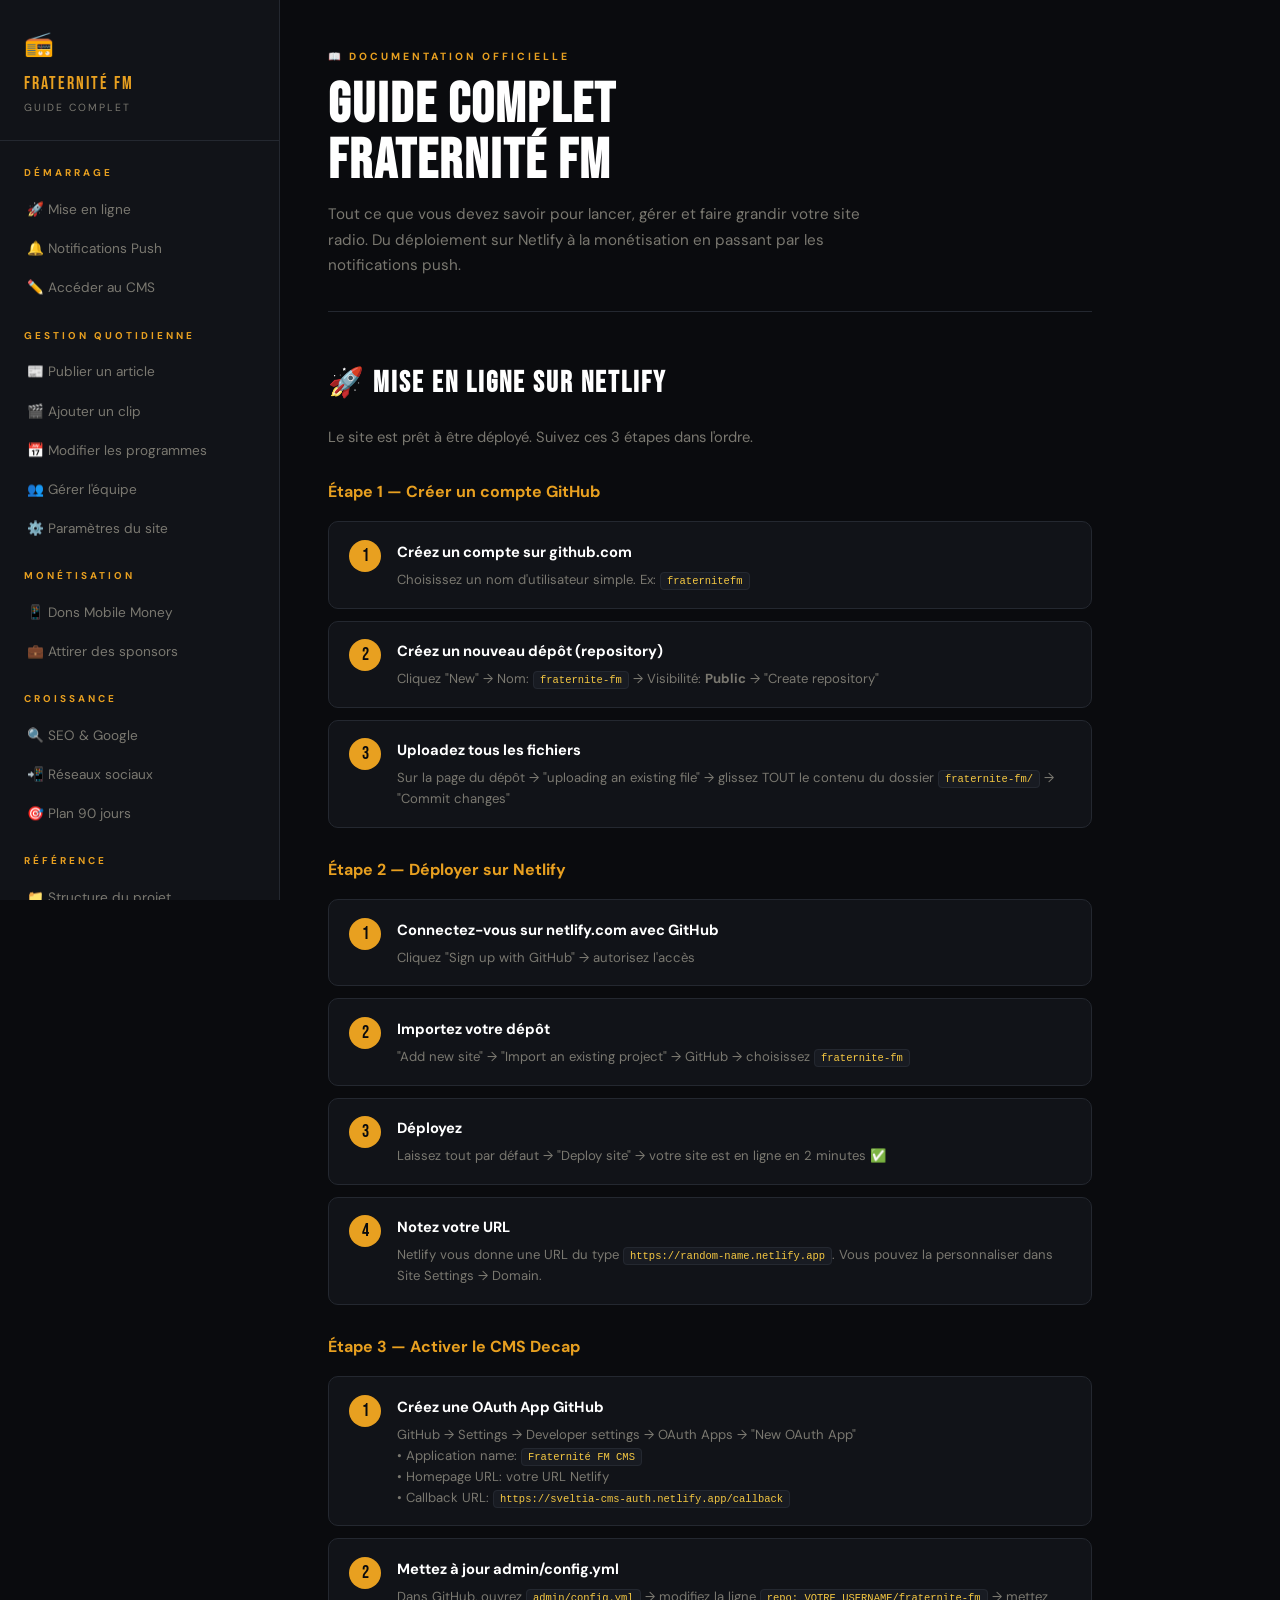
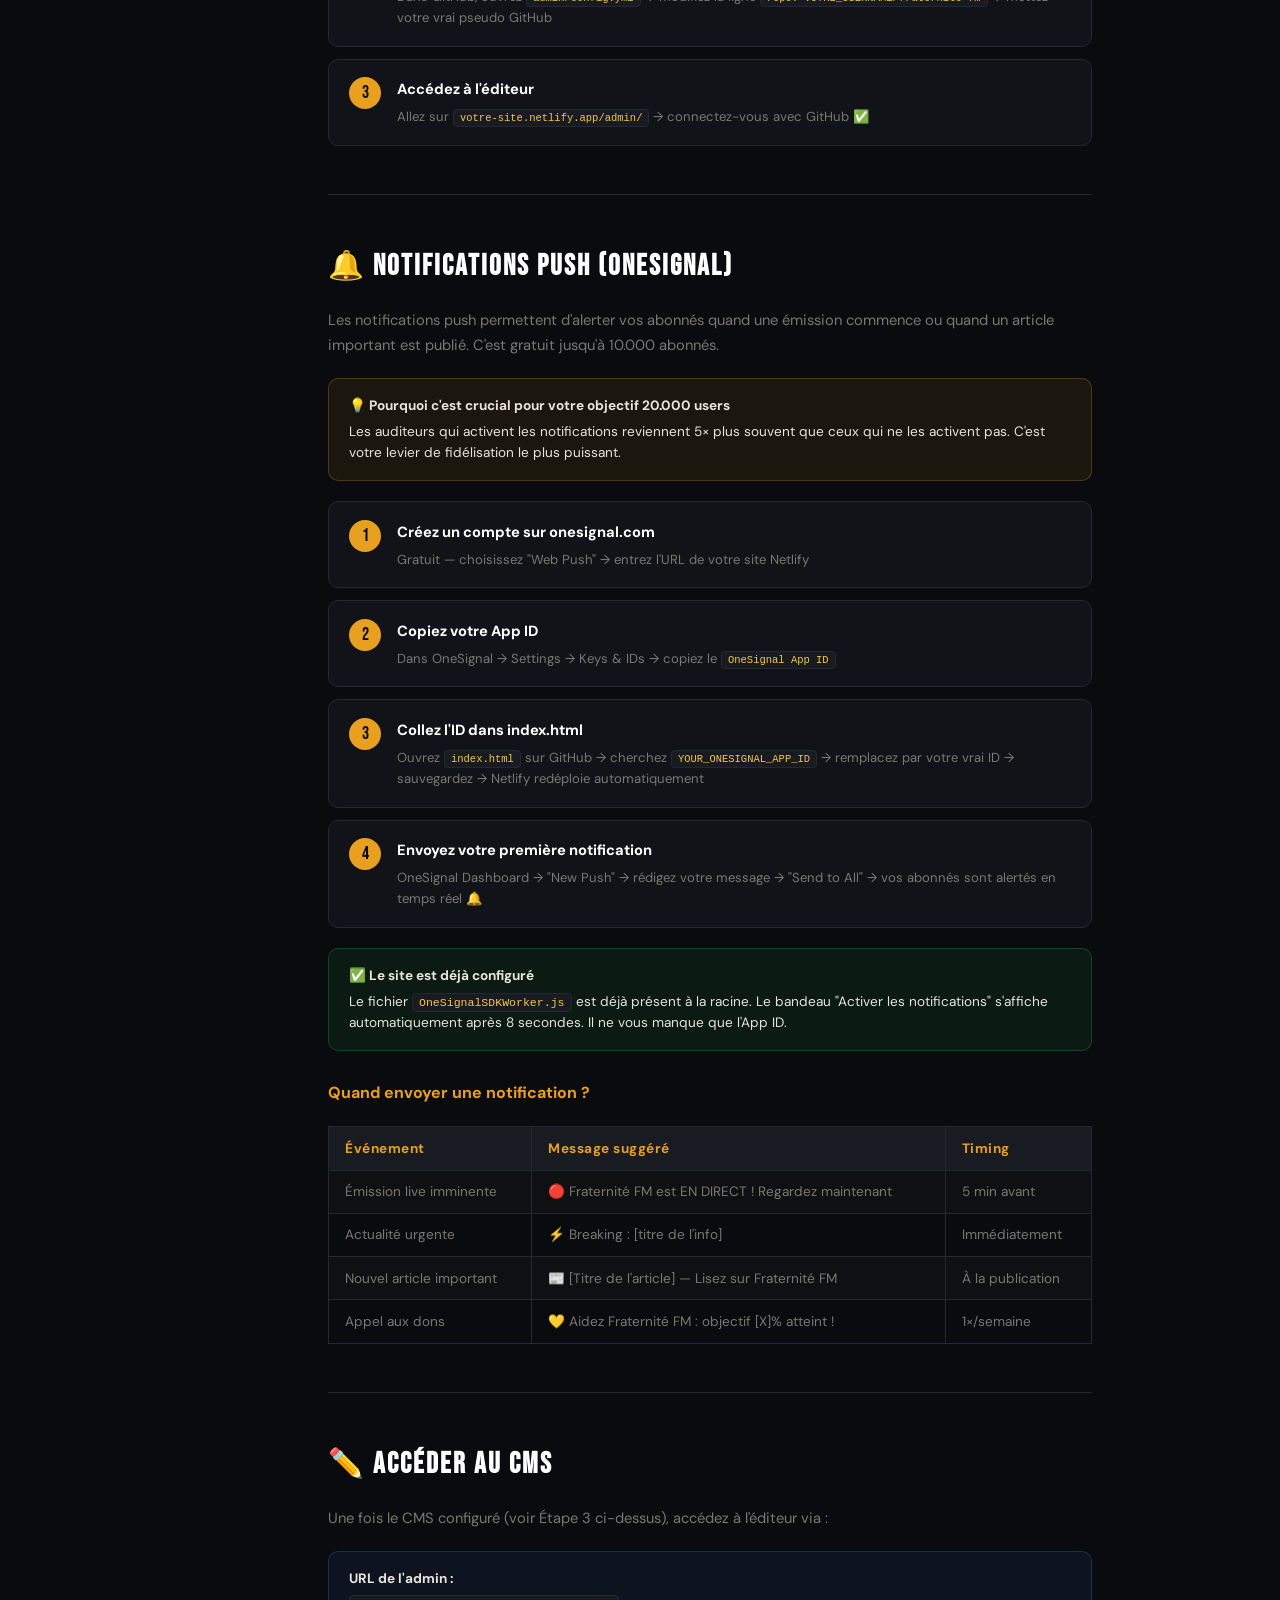
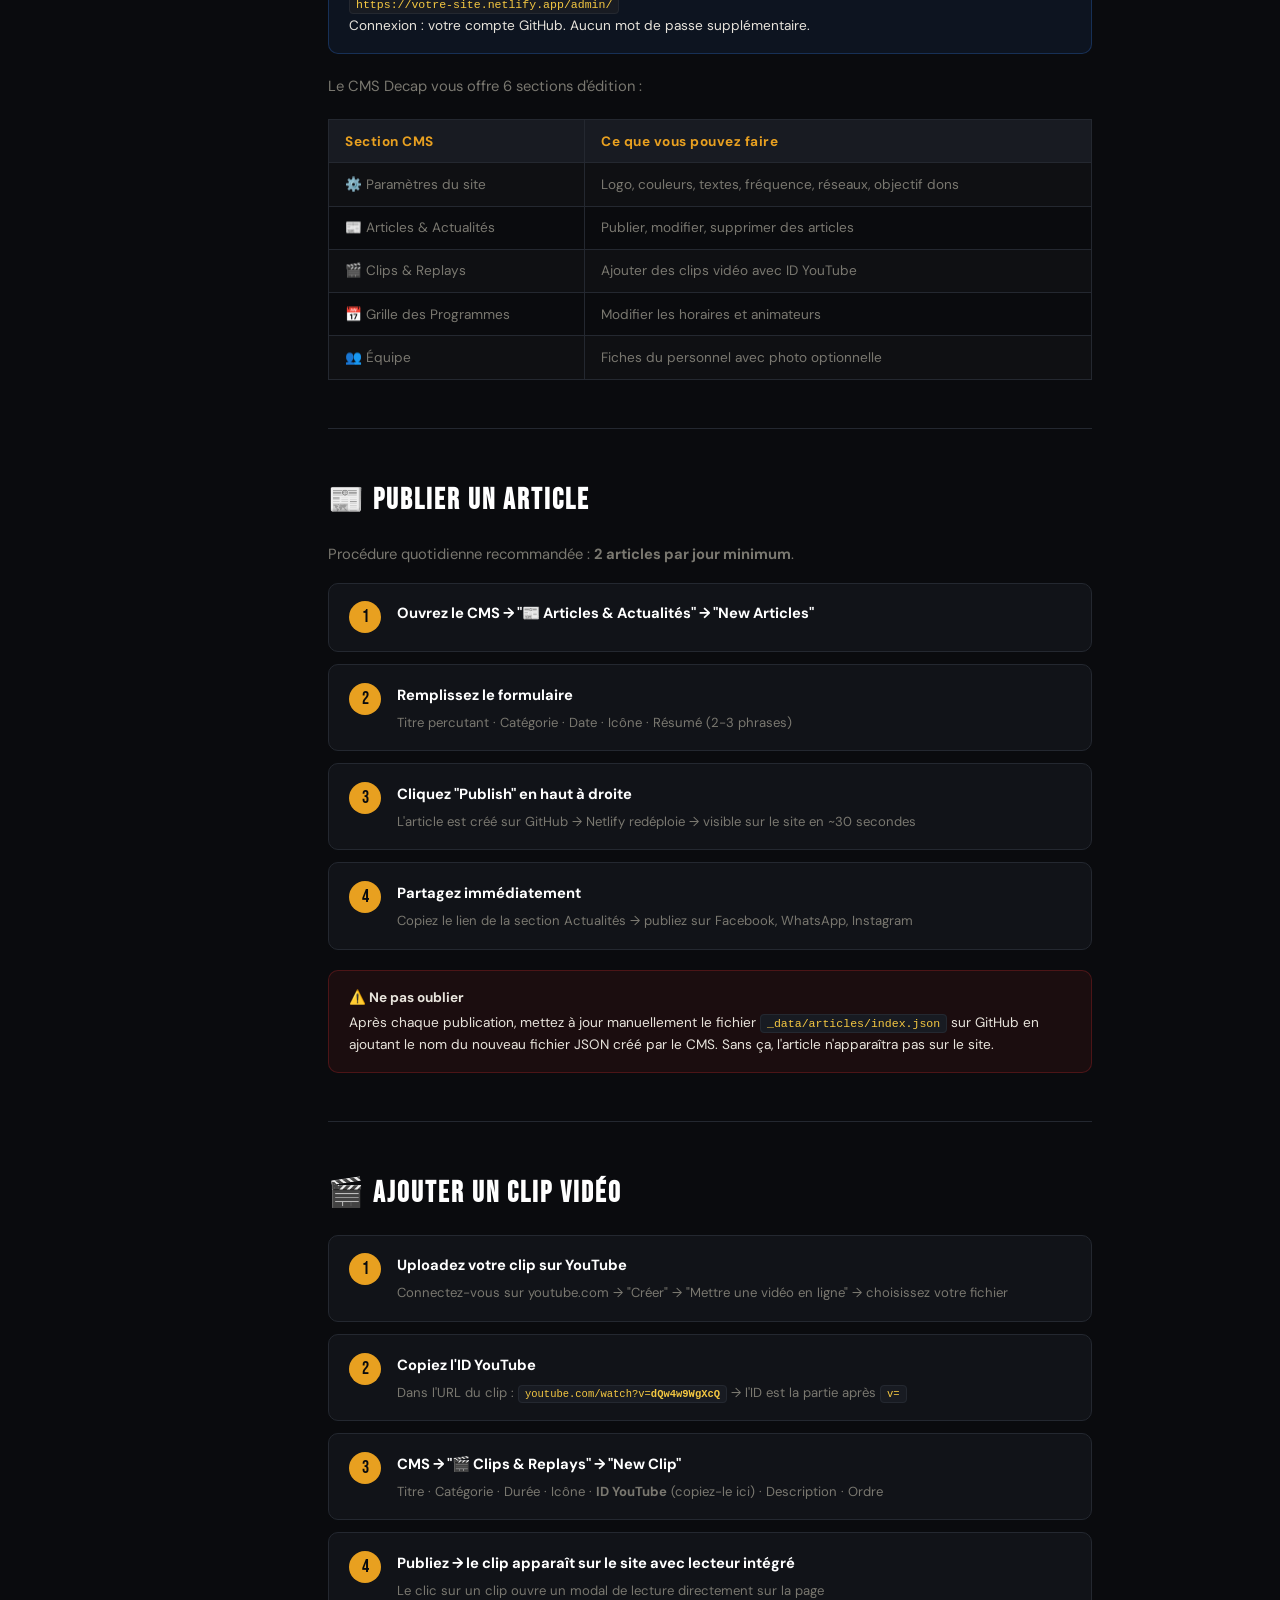
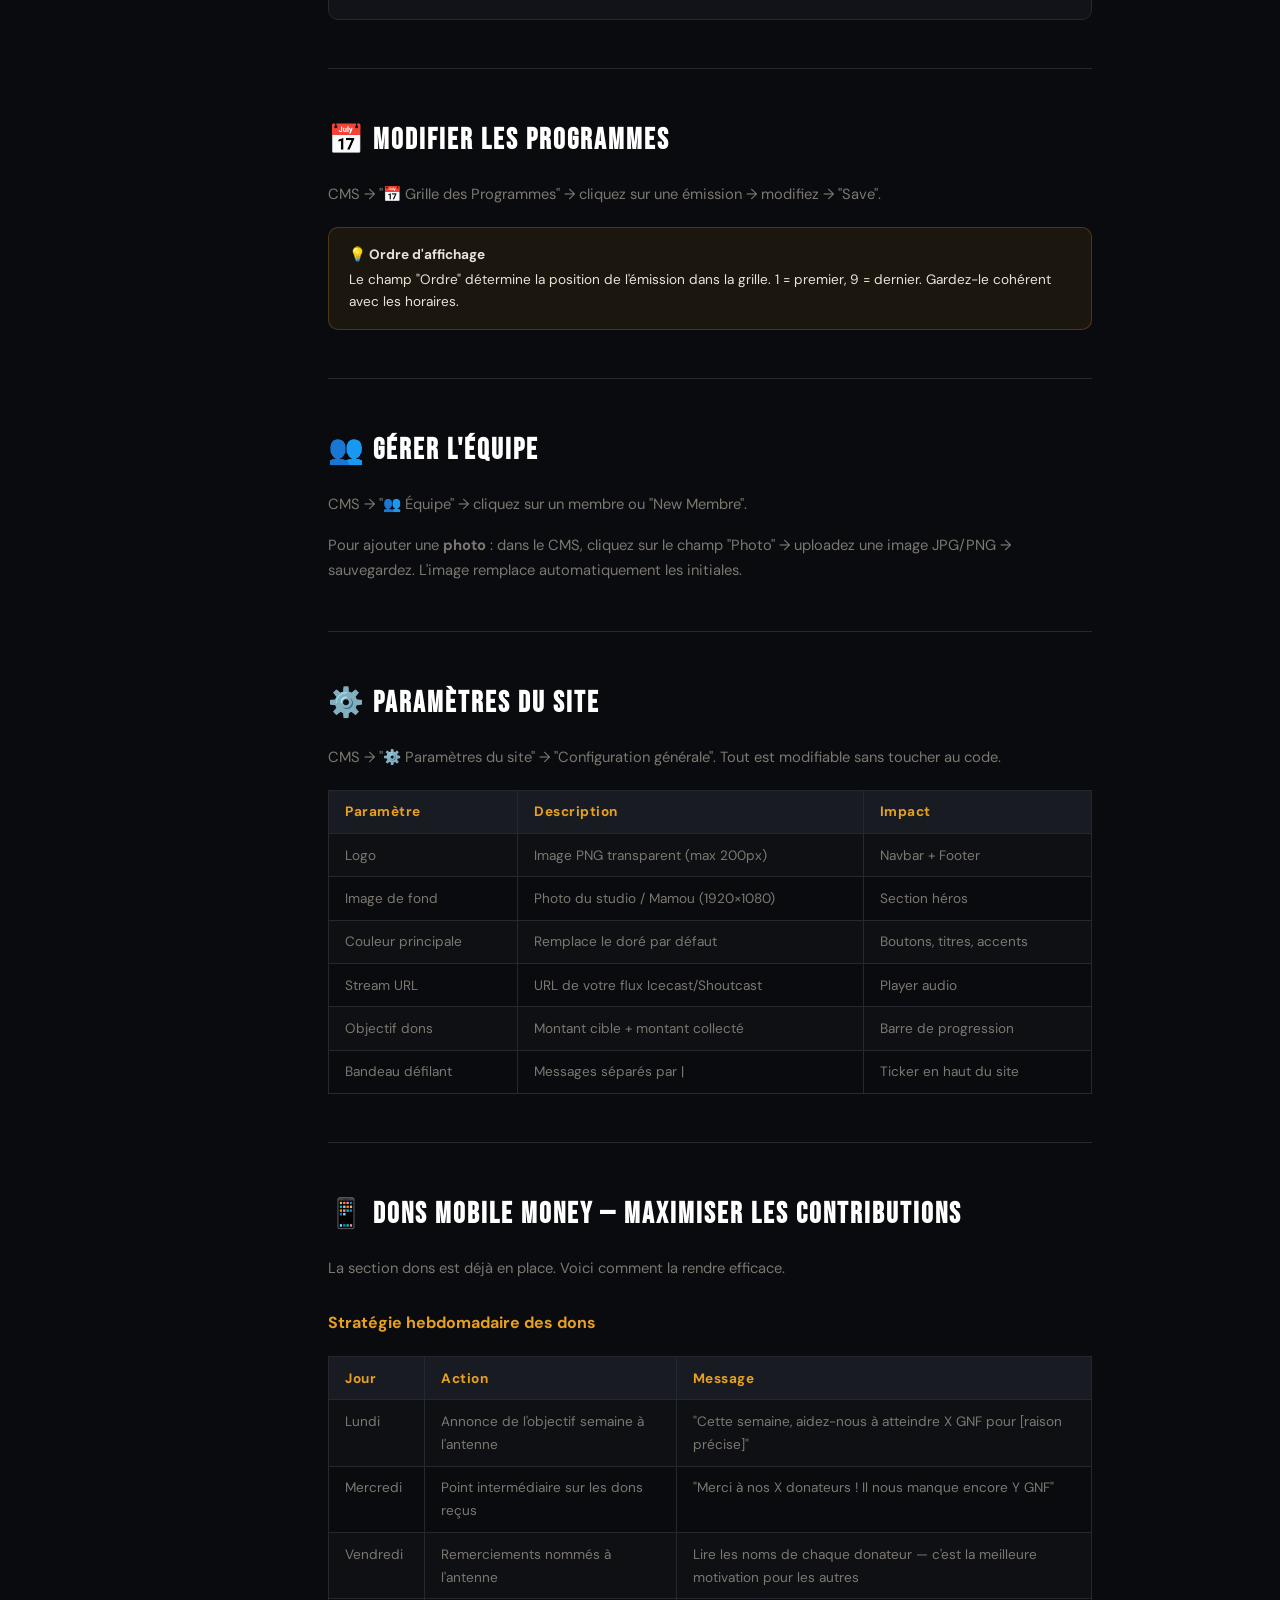
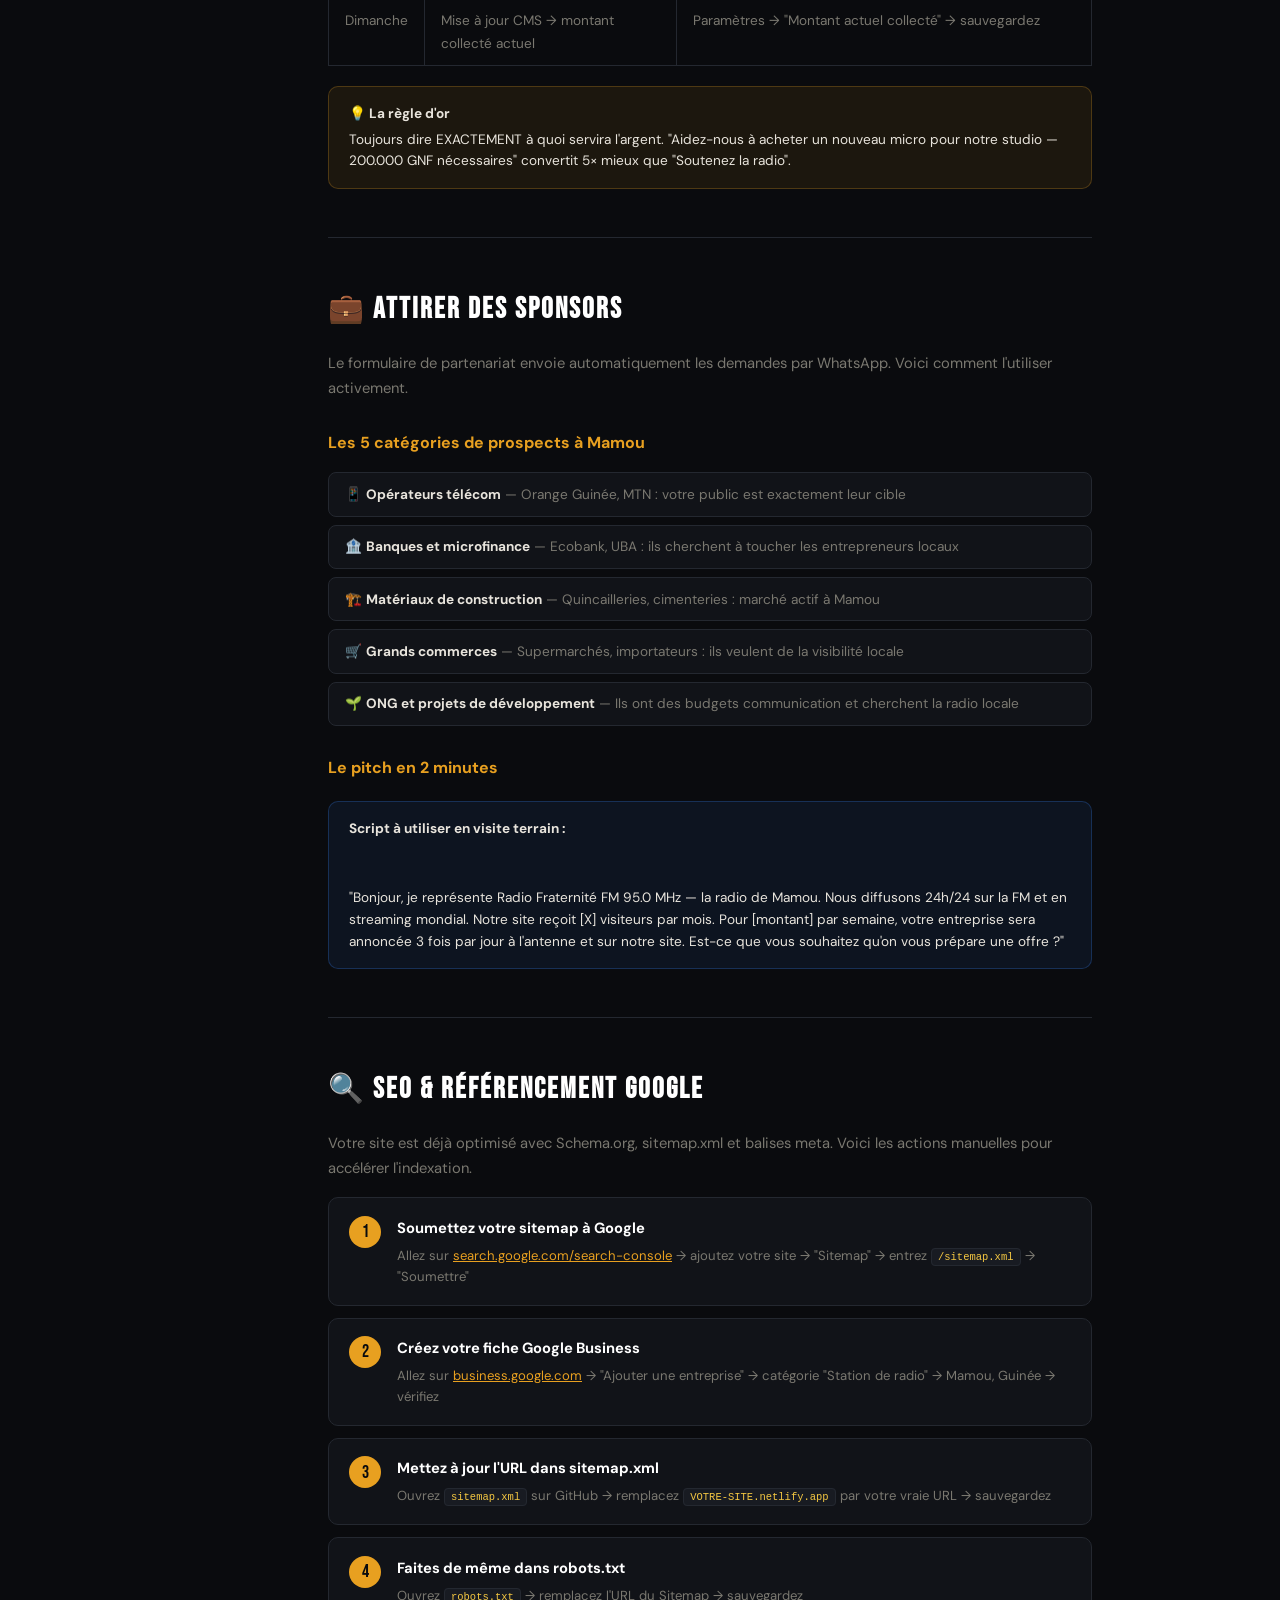
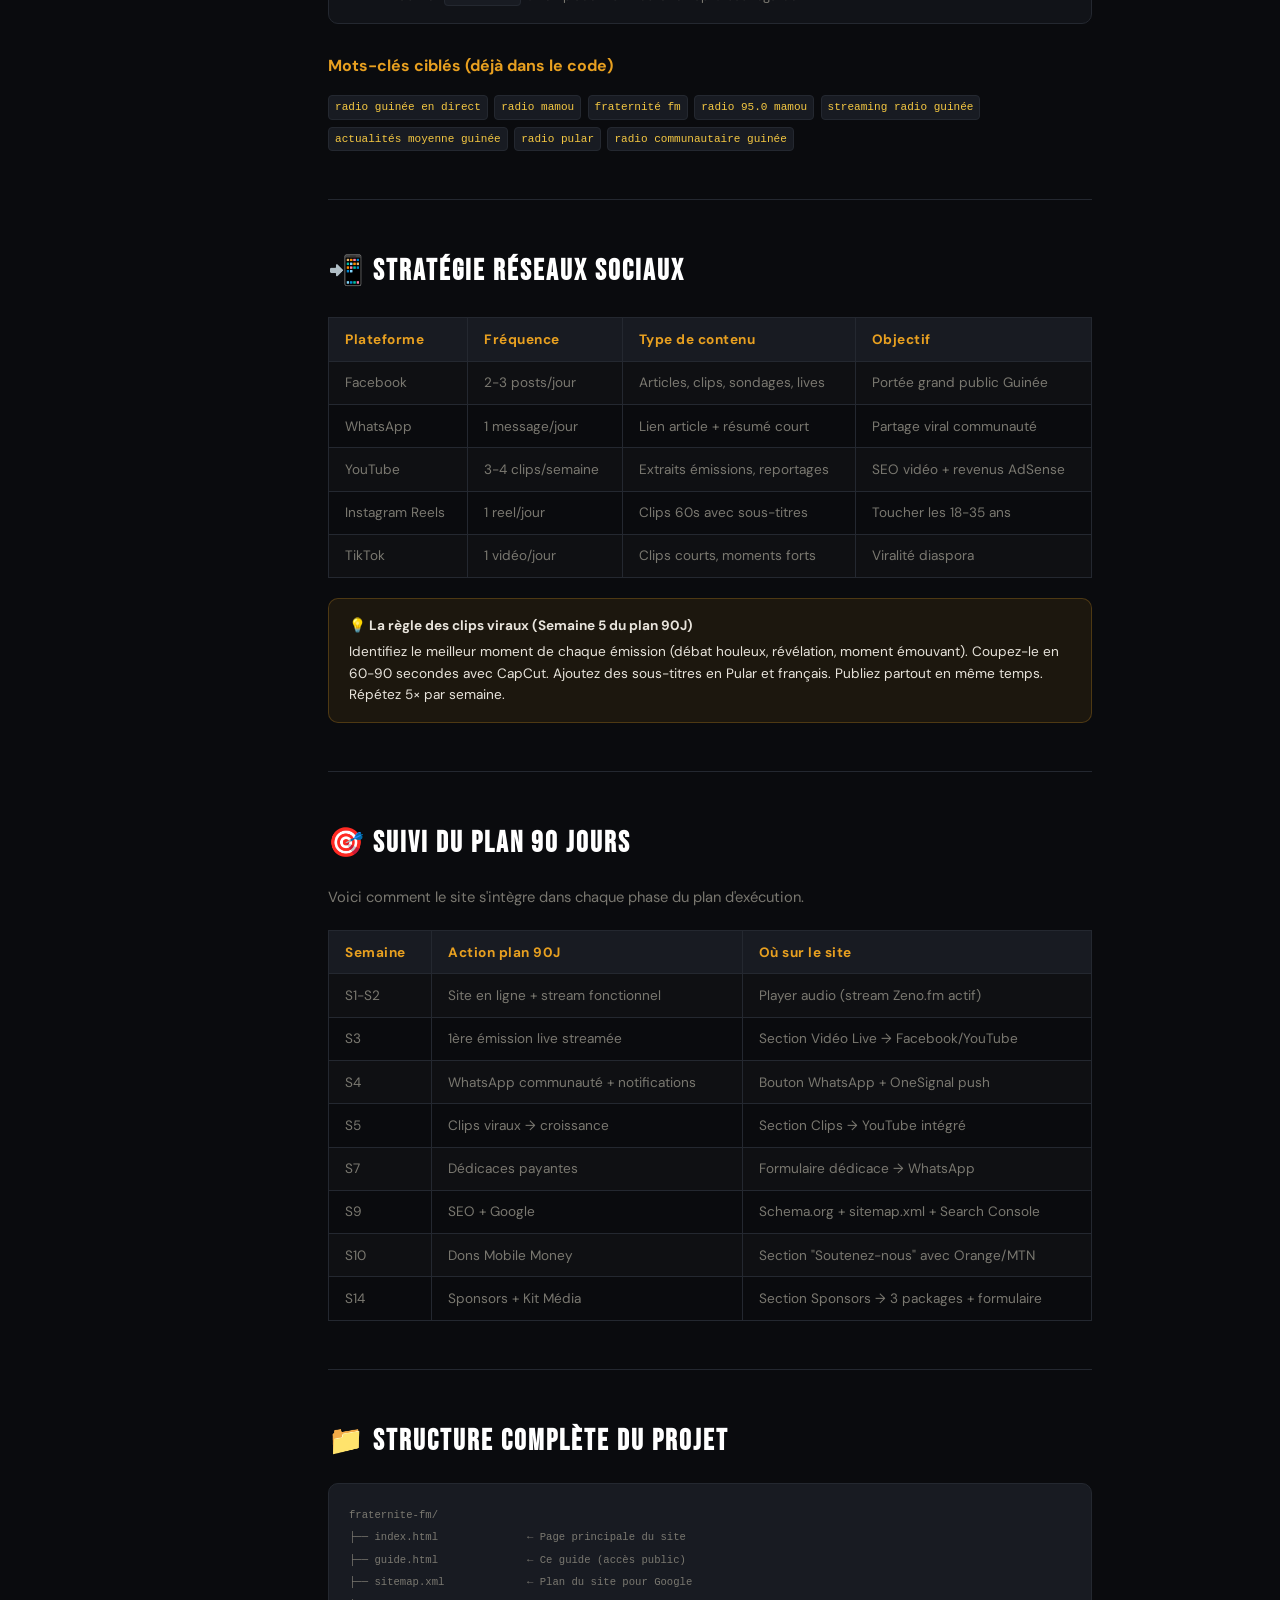
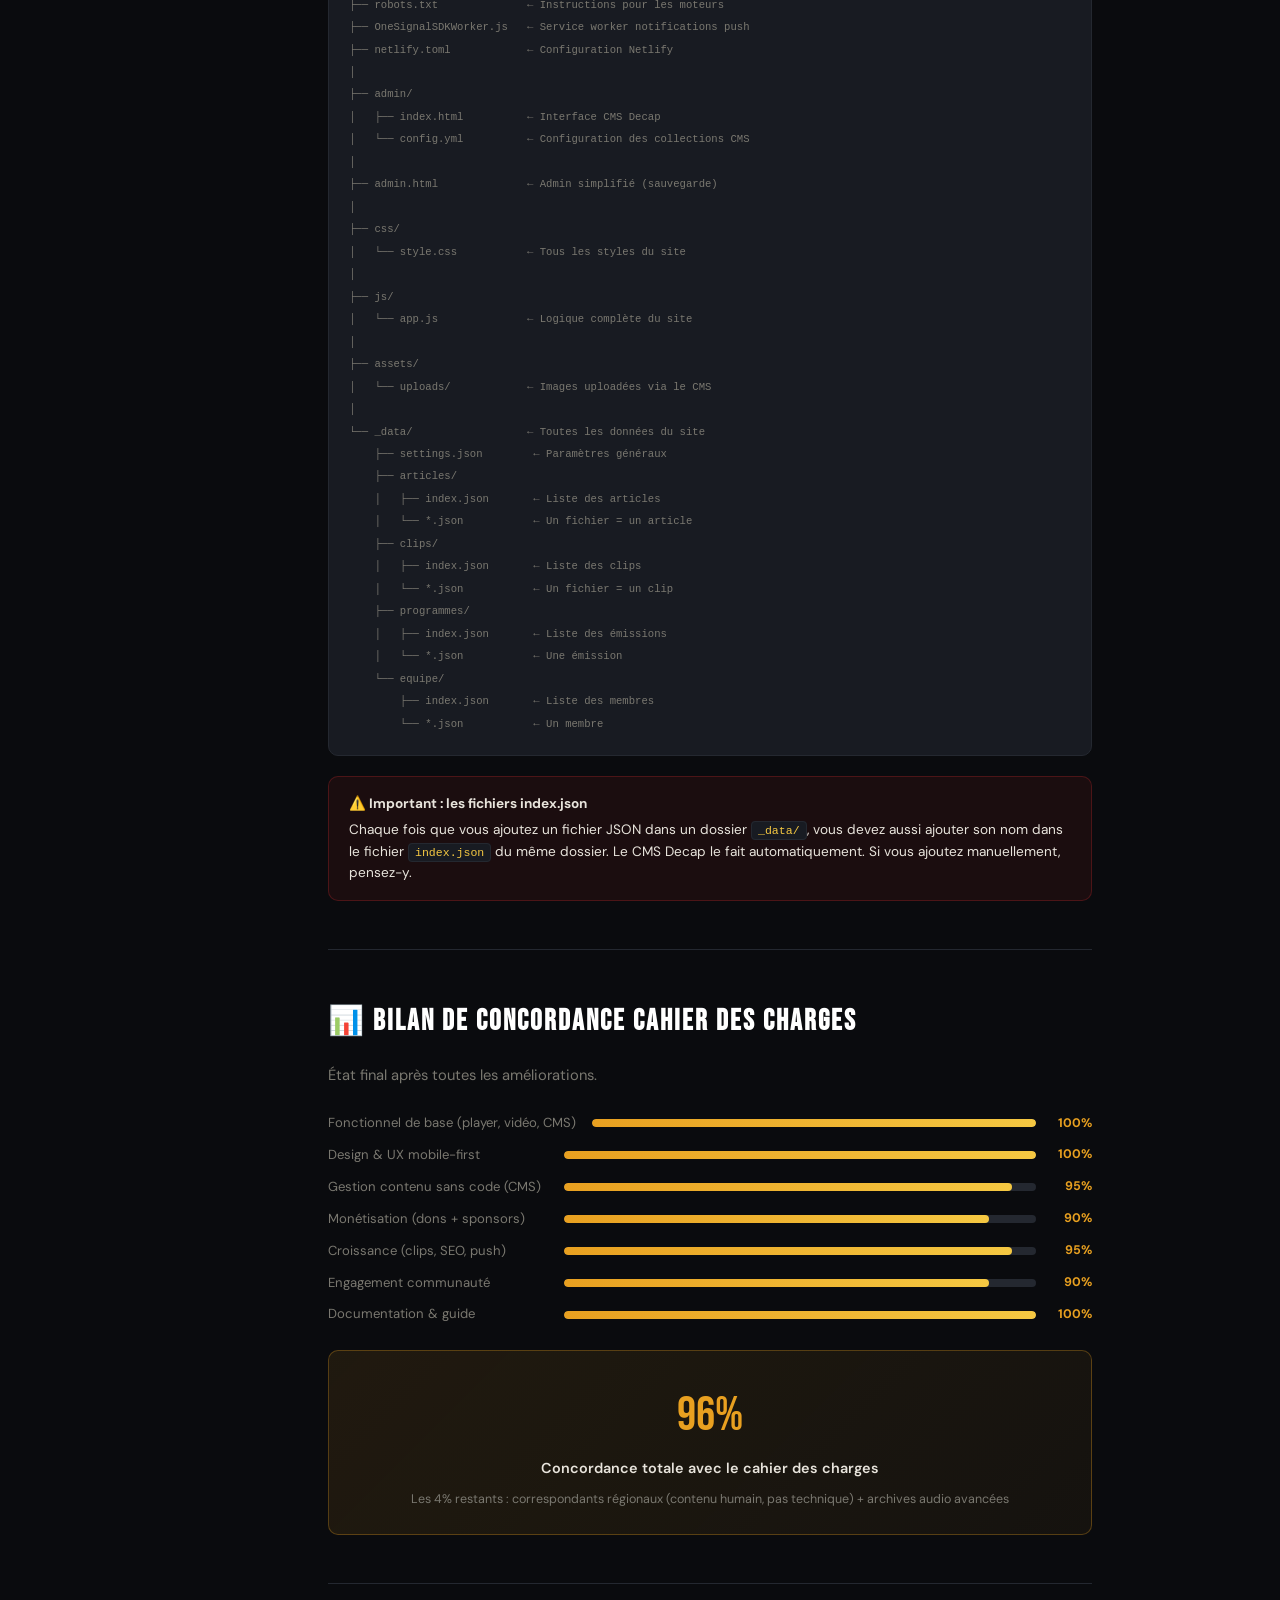
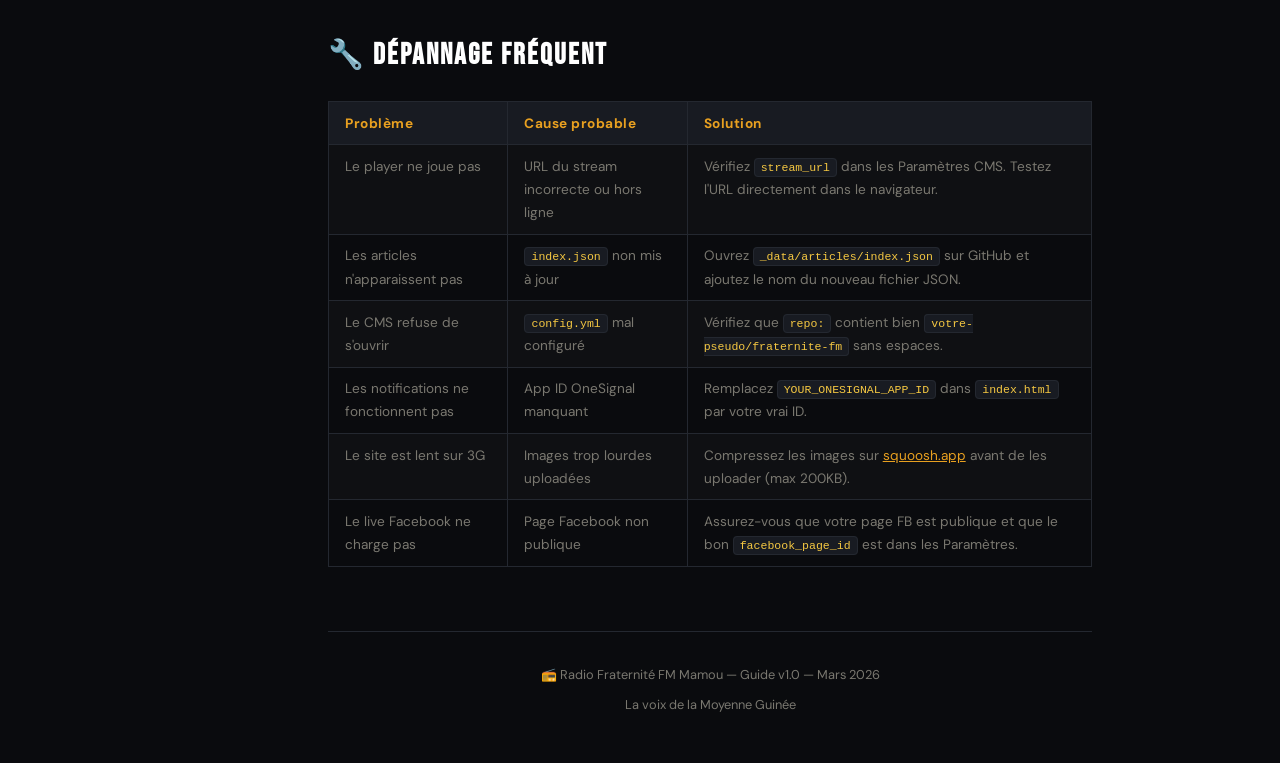
<file: guide.html>
<!DOCTYPE html>
<html lang="fr">
<head>
  <meta charset="UTF-8"/>
  <meta name="viewport" content="width=device-width, initial-scale=1.0"/>
  <title>Guide Complet — Radio Fraternité FM Mamou</title>
  <link rel="preconnect" href="https://fonts.googleapis.com"/>
  <link href="https://fonts.googleapis.com/css2?family=Bebas+Neue&family=DM+Sans:wght@300;400;500;600;700&display=swap" rel="stylesheet"/>
  <style>
    *,*::before,*::after{box-sizing:border-box;margin:0;padding:0}
    :root{
      --bg:#0a0b0e;--bg2:#111318;--bg3:#181b22;--border:#242830;
      --amber:#e8a020;--amber2:#f5c842;--red:#e03030;--green:#22c55e;
      --blue:#3b82f6;--purple:#a855f7;
      --text:#e8e4dc;--muted:#7a7870;
      --font:'DM Sans',sans-serif;--disp:'Bebas Neue',sans-serif;
      --r:10px;
    }
    html{scroll-behavior:smooth}
    body{background:var(--bg);color:var(--text);font-family:var(--font);line-height:1.7}
    a{color:var(--amber)}
    code{background:var(--bg3);border:1px solid var(--border);padding:2px 6px;border-radius:4px;font-size:.85em;color:var(--amber2)}
    ::-webkit-scrollbar{width:5px}::-webkit-scrollbar-thumb{background:var(--amber);border-radius:3px}

    /* Layout */
    .layout{display:flex;min-height:100vh}
    .sidebar{
      width:280px;flex-shrink:0;
      position:sticky;top:0;height:100vh;overflow-y:auto;
      background:var(--bg2);border-right:1px solid var(--border);
      padding:1.5rem 0;
    }
    .sidebar-logo{padding:0 1.5rem 1.5rem;border-bottom:1px solid var(--border);margin-bottom:1rem}
    .sidebar-logo-top{font-size:1.5rem;margin-bottom:4px}
    .sidebar-logo-name{font-family:var(--disp);font-size:1.1rem;color:var(--amber);letter-spacing:2px}
    .sidebar-logo-sub{font-size:.65rem;color:var(--muted);letter-spacing:2px;text-transform:uppercase}
    .sidebar-section{padding:.25rem 0;margin-bottom:.5rem}
    .sidebar-section-title{
      font-size:.62rem;font-weight:700;letter-spacing:3px;text-transform:uppercase;
      color:var(--amber);padding:.25rem 1.5rem;margin-bottom:.25rem;
    }
    .sidebar-link{
      display:flex;align-items:center;gap:.6rem;
      padding:.5rem 1.5rem;font-size:.85rem;color:var(--muted);
      text-decoration:none;transition:color .2s,background .2s;
      border-left:3px solid transparent;
    }
    .sidebar-link:hover,.sidebar-link.active{
      color:var(--amber);background:rgba(232,160,32,.06);border-left-color:var(--amber);
    }
    .sidebar-back{
      display:flex;align-items:center;gap:.5rem;
      padding:.6rem 1.5rem;font-size:.8rem;color:var(--muted);
      text-decoration:none;margin-top:1rem;border-top:1px solid var(--border);
      padding-top:1rem;
    }
    .sidebar-back:hover{color:var(--amber)}

    .main{flex:1;padding:3rem;max-width:860px}
    @media(max-width:768px){
      .layout{flex-direction:column}
      .sidebar{width:100%;height:auto;position:relative;padding:1rem 0}
      .main{padding:1.5rem}
    }

    /* Content */
    .guide-hero{margin-bottom:3rem;padding-bottom:2rem;border-bottom:1px solid var(--border)}
    .guide-tag{font-size:.65rem;font-weight:700;letter-spacing:3px;text-transform:uppercase;color:var(--amber);margin-bottom:.75rem}
    .guide-hero h1{font-family:var(--disp);font-size:clamp(2rem,5vw,3.5rem);color:#fff;letter-spacing:2px;line-height:1;margin-bottom:.75rem}
    .guide-hero p{color:var(--muted);font-size:.95rem;max-width:560px}

    h2.section-h{
      font-family:var(--disp);font-size:1.8rem;color:#fff;letter-spacing:2px;
      margin:3rem 0 1rem;padding-top:3rem;border-top:1px solid var(--border);
    }
    h2.section-h:first-of-type{border-top:none;padding-top:0}
    h3.sub-h{font-size:1rem;font-weight:700;color:var(--amber);margin:1.75rem 0 .75rem}

    p.body{color:var(--muted);font-size:.92rem;margin-bottom:1rem}

    /* Steps */
    .steps{display:flex;flex-direction:column;gap:.75rem;margin:1rem 0}
    .step{
      display:flex;gap:1rem;align-items:flex-start;
      background:var(--bg2);border:1px solid var(--border);border-radius:var(--r);padding:1.1rem 1.25rem;
    }
    .step-num{
      flex-shrink:0;width:32px;height:32px;border-radius:50%;
      background:var(--amber);color:var(--bg);
      font-family:var(--disp);font-size:1.1rem;
      display:flex;align-items:center;justify-content:center;
    }
    .step-content{flex:1}
    .step-title{font-weight:700;color:#fff;margin-bottom:4px;font-size:.92rem}
    .step-desc{font-size:.82rem;color:var(--muted);line-height:1.6}
    .step-desc code{font-size:.8em}

    /* Info boxes */
    .info-box{
      border-radius:var(--r);padding:1rem 1.25rem;margin:1.25rem 0;
      font-size:.85rem;line-height:1.6;
    }
    .info-box.tip{background:rgba(232,160,32,.08);border:1px solid rgba(232,160,32,.25);color:var(--text)}
    .info-box.warning{background:rgba(224,48,48,.08);border:1px solid rgba(224,48,48,.25);color:var(--text)}
    .info-box.success{background:rgba(34,197,94,.08);border:1px solid rgba(34,197,94,.25);color:var(--text)}
    .info-box.info{background:rgba(59,130,246,.08);border:1px solid rgba(59,130,246,.25);color:var(--text)}
    .info-box strong{display:block;margin-bottom:4px}

    /* Table */
    table{width:100%;border-collapse:collapse;margin:1.25rem 0;font-size:.85rem}
    th{background:var(--bg3);color:var(--amber);font-weight:700;letter-spacing:.5px;padding:.6rem 1rem;text-align:left;border:1px solid var(--border)}
    td{padding:.6rem 1rem;border:1px solid var(--border);color:var(--muted);vertical-align:top}
    tr:nth-child(even) td{background:rgba(255,255,255,.02)}

    /* Checklist */
    .checklist{list-style:none;display:flex;flex-direction:column;gap:.5rem;margin:1rem 0}
    .checklist li{
      display:flex;align-items:flex-start;gap:.75rem;
      font-size:.88rem;color:var(--muted);
      padding:.6rem 1rem;background:var(--bg2);border:1px solid var(--border);border-radius:8px;
    }
    .checklist li::before{content:"☐";font-size:1.1rem;color:var(--border);flex-shrink:0;margin-top:-1px}
    .checklist li.done::before{content:"✅"}

    /* Score bar */
    .score-row{display:flex;align-items:center;gap:1rem;margin-bottom:.6rem}
    .score-label{font-size:.82rem;color:var(--muted);min-width:220px}
    .score-bar{flex:1;height:8px;background:var(--border);border-radius:8px;overflow:hidden}
    .score-fill{height:100%;border-radius:8px;background:linear-gradient(90deg,var(--amber),var(--amber2))}
    .score-pct{font-size:.78rem;color:var(--amber);font-weight:700;min-width:40px;text-align:right}

    /* Badge */
    .badge{display:inline-block;font-size:.62rem;font-weight:700;letter-spacing:1px;text-transform:uppercase;padding:3px 8px;border-radius:50px}
    .badge.free{background:rgba(34,197,94,.15);color:var(--green);border:1px solid rgba(34,197,94,.3)}
    .badge.paid{background:rgba(232,160,32,.15);color:var(--amber);border:1px solid rgba(232,160,32,.3)}
    .badge.req{background:rgba(224,48,48,.15);color:var(--red);border:1px solid rgba(224,48,48,.3)}

    /* Footer */
    .guide-footer{margin-top:4rem;padding-top:2rem;border-top:1px solid var(--border);text-align:center;color:var(--muted);font-size:.8rem}
  </style>
</head>
<body>
<div class="layout">

<!-- ══ SIDEBAR ══ -->
<aside class="sidebar">
  <div class="sidebar-logo">
    <div class="sidebar-logo-top">📻</div>
    <div class="sidebar-logo-name">FRATERNITÉ FM</div>
    <div class="sidebar-logo-sub">Guide Complet</div>
  </div>

  <div class="sidebar-section">
    <div class="sidebar-section-title">Démarrage</div>
    <a href="#mise-en-ligne" class="sidebar-link">🚀 Mise en ligne</a>
    <a href="#onesignal" class="sidebar-link">🔔 Notifications Push</a>
    <a href="#cms-acces" class="sidebar-link">✏️ Accéder au CMS</a>
  </div>

  <div class="sidebar-section">
    <div class="sidebar-section-title">Gestion quotidienne</div>
    <a href="#articles" class="sidebar-link">📰 Publier un article</a>
    <a href="#clips" class="sidebar-link">🎬 Ajouter un clip</a>
    <a href="#programmes" class="sidebar-link">📅 Modifier les programmes</a>
    <a href="#equipe" class="sidebar-link">👥 Gérer l'équipe</a>
    <a href="#parametres" class="sidebar-link">⚙️ Paramètres du site</a>
  </div>

  <div class="sidebar-section">
    <div class="sidebar-section-title">Monétisation</div>
    <a href="#dons" class="sidebar-link">📱 Dons Mobile Money</a>
    <a href="#sponsors" class="sidebar-link">💼 Attirer des sponsors</a>
  </div>

  <div class="sidebar-section">
    <div class="sidebar-section-title">Croissance</div>
    <a href="#seo" class="sidebar-link">🔍 SEO &amp; Google</a>
    <a href="#reseaux" class="sidebar-link">📲 Réseaux sociaux</a>
    <a href="#plan90" class="sidebar-link">🎯 Plan 90 jours</a>
  </div>

  <div class="sidebar-section">
    <div class="sidebar-section-title">Référence</div>
    <a href="#structure" class="sidebar-link">📁 Structure du projet</a>
    <a href="#concordance" class="sidebar-link">📊 Bilan concordance</a>
    <a href="#depannage" class="sidebar-link">🔧 Dépannage</a>
  </div>

  <a href="index.html" class="sidebar-back">← Retour au site</a>
</aside>

<!-- ══ MAIN ══ -->
<main class="main">

  <div class="guide-hero">
    <div class="guide-tag">📖 DOCUMENTATION OFFICIELLE</div>
    <h1>GUIDE COMPLET<br/>FRATERNITÉ FM</h1>
    <p>Tout ce que vous devez savoir pour lancer, gérer et faire grandir votre site radio. Du déploiement sur Netlify à la monétisation en passant par les notifications push.</p>
  </div>

  <!-- ══════════════════════════════════ -->
  <h2 class="section-h" id="mise-en-ligne">🚀 Mise en ligne sur Netlify</h2>

  <p class="body">Le site est prêt à être déployé. Suivez ces 3 étapes dans l'ordre.</p>

  <h3 class="sub-h">Étape 1 — Créer un compte GitHub</h3>
  <div class="steps">
    <div class="step"><div class="step-num">1</div><div class="step-content"><div class="step-title">Créez un compte sur github.com</div><div class="step-desc">Choisissez un nom d'utilisateur simple. Ex: <code>fraternitefm</code></div></div></div>
    <div class="step"><div class="step-num">2</div><div class="step-content"><div class="step-title">Créez un nouveau dépôt (repository)</div><div class="step-desc">Cliquez "New" → Nom: <code>fraternite-fm</code> → Visibilité: <strong>Public</strong> → "Create repository"</div></div></div>
    <div class="step"><div class="step-num">3</div><div class="step-content"><div class="step-title">Uploadez tous les fichiers</div><div class="step-desc">Sur la page du dépôt → "uploading an existing file" → glissez TOUT le contenu du dossier <code>fraternite-fm/</code> → "Commit changes"</div></div></div>
  </div>

  <h3 class="sub-h">Étape 2 — Déployer sur Netlify</h3>
  <div class="steps">
    <div class="step"><div class="step-num">1</div><div class="step-content"><div class="step-title">Connectez-vous sur netlify.com avec GitHub</div><div class="step-desc">Cliquez "Sign up with GitHub" → autorisez l'accès</div></div></div>
    <div class="step"><div class="step-num">2</div><div class="step-content"><div class="step-title">Importez votre dépôt</div><div class="step-desc">"Add new site" → "Import an existing project" → GitHub → choisissez <code>fraternite-fm</code></div></div></div>
    <div class="step"><div class="step-num">3</div><div class="step-content"><div class="step-title">Déployez</div><div class="step-desc">Laissez tout par défaut → "Deploy site" → votre site est en ligne en 2 minutes ✅</div></div></div>
    <div class="step"><div class="step-num">4</div><div class="step-content"><div class="step-title">Notez votre URL</div><div class="step-desc">Netlify vous donne une URL du type <code>https://random-name.netlify.app</code>. Vous pouvez la personnaliser dans Site Settings → Domain.</div></div></div>
  </div>

  <h3 class="sub-h">Étape 3 — Activer le CMS Decap</h3>
  <div class="steps">
    <div class="step"><div class="step-num">1</div><div class="step-content"><div class="step-title">Créez une OAuth App GitHub</div><div class="step-desc">GitHub → Settings → Developer settings → OAuth Apps → "New OAuth App"<br/>• Application name: <code>Fraternité FM CMS</code><br/>• Homepage URL: votre URL Netlify<br/>• Callback URL: <code>https://sveltia-cms-auth.netlify.app/callback</code></div></div></div>
    <div class="step"><div class="step-num">2</div><div class="step-content"><div class="step-title">Mettez à jour admin/config.yml</div><div class="step-desc">Dans GitHub, ouvrez <code>admin/config.yml</code> → modifiez la ligne <code>repo: VOTRE_USERNAME/fraternite-fm</code> → mettez votre vrai pseudo GitHub</div></div></div>
    <div class="step"><div class="step-num">3</div><div class="step-content"><div class="step-title">Accédez à l'éditeur</div><div class="step-desc">Allez sur <code>votre-site.netlify.app/admin/</code> → connectez-vous avec GitHub ✅</div></div></div>
  </div>

  <!-- ══════════════════════════════════ -->
  <h2 class="section-h" id="onesignal">🔔 Notifications Push (OneSignal)</h2>

  <p class="body">Les notifications push permettent d'alerter vos abonnés quand une émission commence ou quand un article important est publié. C'est gratuit jusqu'à 10.000 abonnés.</p>

  <div class="info-box tip"><strong>💡 Pourquoi c'est crucial pour votre objectif 20.000 users</strong>Les auditeurs qui activent les notifications reviennent 5× plus souvent que ceux qui ne les activent pas. C'est votre levier de fidélisation le plus puissant.</div>

  <div class="steps">
    <div class="step"><div class="step-num">1</div><div class="step-content"><div class="step-title">Créez un compte sur onesignal.com</div><div class="step-desc">Gratuit — choisissez "Web Push" → entrez l'URL de votre site Netlify</div></div></div>
    <div class="step"><div class="step-num">2</div><div class="step-content"><div class="step-title">Copiez votre App ID</div><div class="step-desc">Dans OneSignal → Settings → Keys & IDs → copiez le <code>OneSignal App ID</code></div></div></div>
    <div class="step"><div class="step-num">3</div><div class="step-content"><div class="step-title">Collez l'ID dans index.html</div><div class="step-desc">Ouvrez <code>index.html</code> sur GitHub → cherchez <code>YOUR_ONESIGNAL_APP_ID</code> → remplacez par votre vrai ID → sauvegardez → Netlify redéploie automatiquement</div></div></div>
    <div class="step"><div class="step-num">4</div><div class="step-content"><div class="step-title">Envoyez votre première notification</div><div class="step-desc">OneSignal Dashboard → "New Push" → rédigez votre message → "Send to All" → vos abonnés sont alertés en temps réel 🔔</div></div></div>
  </div>

  <div class="info-box success"><strong>✅ Le site est déjà configuré</strong>Le fichier <code>OneSignalSDKWorker.js</code> est déjà présent à la racine. Le bandeau "Activer les notifications" s'affiche automatiquement après 8 secondes. Il ne vous manque que l'App ID.</div>

  <h3 class="sub-h">Quand envoyer une notification ?</h3>
  <table>
    <tr><th>Événement</th><th>Message suggéré</th><th>Timing</th></tr>
    <tr><td>Émission live imminente</td><td>🔴 Fraternité FM est EN DIRECT ! Regardez maintenant</td><td>5 min avant</td></tr>
    <tr><td>Actualité urgente</td><td>⚡ Breaking : [titre de l'info]</td><td>Immédiatement</td></tr>
    <tr><td>Nouvel article important</td><td>📰 [Titre de l'article] — Lisez sur Fraternité FM</td><td>À la publication</td></tr>
    <tr><td>Appel aux dons</td><td>💛 Aidez Fraternité FM : objectif [X]% atteint !</td><td>1×/semaine</td></tr>
  </table>

  <!-- ══════════════════════════════════ -->
  <h2 class="section-h" id="cms-acces">✏️ Accéder au CMS</h2>
  <p class="body">Une fois le CMS configuré (voir Étape 3 ci-dessus), accédez à l'éditeur via :</p>
  <div class="info-box info"><strong>URL de l'admin :</strong> <code>https://votre-site.netlify.app/admin/</code><br/>Connexion : votre compte GitHub. Aucun mot de passe supplémentaire.</div>
  <p class="body">Le CMS Decap vous offre 6 sections d'édition :</p>
  <table>
    <tr><th>Section CMS</th><th>Ce que vous pouvez faire</th></tr>
    <tr><td>⚙️ Paramètres du site</td><td>Logo, couleurs, textes, fréquence, réseaux, objectif dons</td></tr>
    <tr><td>📰 Articles & Actualités</td><td>Publier, modifier, supprimer des articles</td></tr>
    <tr><td>🎬 Clips & Replays</td><td>Ajouter des clips vidéo avec ID YouTube</td></tr>
    <tr><td>📅 Grille des Programmes</td><td>Modifier les horaires et animateurs</td></tr>
    <tr><td>👥 Équipe</td><td>Fiches du personnel avec photo optionnelle</td></tr>
  </table>

  <!-- ══════════════════════════════════ -->
  <h2 class="section-h" id="articles">📰 Publier un article</h2>
  <p class="body">Procédure quotidienne recommandée : <strong>2 articles par jour minimum</strong>.</p>
  <div class="steps">
    <div class="step"><div class="step-num">1</div><div class="step-content"><div class="step-title">Ouvrez le CMS → "📰 Articles & Actualités" → "New Articles"</div><div class="step-desc"></div></div></div>
    <div class="step"><div class="step-num">2</div><div class="step-content"><div class="step-title">Remplissez le formulaire</div><div class="step-desc">Titre percutant · Catégorie · Date · Icône · Résumé (2-3 phrases)</div></div></div>
    <div class="step"><div class="step-num">3</div><div class="step-content"><div class="step-title">Cliquez "Publish" en haut à droite</div><div class="step-desc">L'article est créé sur GitHub → Netlify redéploie → visible sur le site en ~30 secondes</div></div></div>
    <div class="step"><div class="step-num">4</div><div class="step-content"><div class="step-title">Partagez immédiatement</div><div class="step-desc">Copiez le lien de la section Actualités → publiez sur Facebook, WhatsApp, Instagram</div></div></div>
  </div>
  <div class="info-box warning"><strong>⚠️ Ne pas oublier</strong>Après chaque publication, mettez à jour manuellement le fichier <code>_data/articles/index.json</code> sur GitHub en ajoutant le nom du nouveau fichier JSON créé par le CMS. Sans ça, l'article n'apparaîtra pas sur le site.</div>

  <!-- ══════════════════════════════════ -->
  <h2 class="section-h" id="clips">🎬 Ajouter un clip vidéo</h2>
  <div class="steps">
    <div class="step"><div class="step-num">1</div><div class="step-content"><div class="step-title">Uploadez votre clip sur YouTube</div><div class="step-desc">Connectez-vous sur youtube.com → "Créer" → "Mettre une vidéo en ligne" → choisissez votre fichier</div></div></div>
    <div class="step"><div class="step-num">2</div><div class="step-content"><div class="step-title">Copiez l'ID YouTube</div><div class="step-desc">Dans l'URL du clip : <code>youtube.com/watch?v=<strong>dQw4w9WgXcQ</strong></code> → l'ID est la partie après <code>v=</code></div></div></div>
    <div class="step"><div class="step-num">3</div><div class="step-content"><div class="step-title">CMS → "🎬 Clips & Replays" → "New Clip"</div><div class="step-desc">Titre · Catégorie · Durée · Icône · <strong>ID YouTube</strong> (copiez-le ici) · Description · Ordre</div></div></div>
    <div class="step"><div class="step-num">4</div><div class="step-content"><div class="step-title">Publiez → le clip apparaît sur le site avec lecteur intégré</div><div class="step-desc">Le clic sur un clip ouvre un modal de lecture directement sur la page</div></div></div>
  </div>

  <!-- ══════════════════════════════════ -->
  <h2 class="section-h" id="programmes">📅 Modifier les programmes</h2>
  <p class="body">CMS → "📅 Grille des Programmes" → cliquez sur une émission → modifiez → "Save".</p>
  <div class="info-box tip"><strong>💡 Ordre d'affichage</strong>Le champ "Ordre" détermine la position de l'émission dans la grille. 1 = premier, 9 = dernier. Gardez-le cohérent avec les horaires.</div>

  <!-- ══════════════════════════════════ -->
  <h2 class="section-h" id="equipe">👥 Gérer l'équipe</h2>
  <p class="body">CMS → "👥 Équipe" → cliquez sur un membre ou "New Membre".</p>
  <p class="body">Pour ajouter une <strong>photo</strong> : dans le CMS, cliquez sur le champ "Photo" → uploadez une image JPG/PNG → sauvegardez. L'image remplace automatiquement les initiales.</p>

  <!-- ══════════════════════════════════ -->
  <h2 class="section-h" id="parametres">⚙️ Paramètres du site</h2>
  <p class="body">CMS → "⚙️ Paramètres du site" → "Configuration générale". Tout est modifiable sans toucher au code.</p>
  <table>
    <tr><th>Paramètre</th><th>Description</th><th>Impact</th></tr>
    <tr><td>Logo</td><td>Image PNG transparent (max 200px)</td><td>Navbar + Footer</td></tr>
    <tr><td>Image de fond</td><td>Photo du studio / Mamou (1920×1080)</td><td>Section héros</td></tr>
    <tr><td>Couleur principale</td><td>Remplace le doré par défaut</td><td>Boutons, titres, accents</td></tr>
    <tr><td>Stream URL</td><td>URL de votre flux Icecast/Shoutcast</td><td>Player audio</td></tr>
    <tr><td>Objectif dons</td><td>Montant cible + montant collecté</td><td>Barre de progression</td></tr>
    <tr><td>Bandeau défilant</td><td>Messages séparés par |</td><td>Ticker en haut du site</td></tr>
  </table>

  <!-- ══════════════════════════════════ -->
  <h2 class="section-h" id="dons">📱 Dons Mobile Money — Maximiser les contributions</h2>

  <p class="body">La section dons est déjà en place. Voici comment la rendre efficace.</p>

  <h3 class="sub-h">Stratégie hebdomadaire des dons</h3>
  <table>
    <tr><th>Jour</th><th>Action</th><th>Message</th></tr>
    <tr><td>Lundi</td><td>Annonce de l'objectif semaine à l'antenne</td><td>"Cette semaine, aidez-nous à atteindre X GNF pour [raison précise]"</td></tr>
    <tr><td>Mercredi</td><td>Point intermédiaire sur les dons reçus</td><td>"Merci à nos X donateurs ! Il nous manque encore Y GNF"</td></tr>
    <tr><td>Vendredi</td><td>Remerciements nommés à l'antenne</td><td>Lire les noms de chaque donateur — c'est la meilleure motivation pour les autres</td></tr>
    <tr><td>Dimanche</td><td>Mise à jour CMS → montant collecté actuel</td><td>Paramètres → "Montant actuel collecté" → sauvegardez</td></tr>
  </table>

  <div class="info-box tip"><strong>💡 La règle d'or</strong>Toujours dire EXACTEMENT à quoi servira l'argent. "Aidez-nous à acheter un nouveau micro pour notre studio — 200.000 GNF nécessaires" convertit 5× mieux que "Soutenez la radio".</div>

  <!-- ══════════════════════════════════ -->
  <h2 class="section-h" id="sponsors">💼 Attirer des sponsors</h2>

  <p class="body">Le formulaire de partenariat envoie automatiquement les demandes par WhatsApp. Voici comment l'utiliser activement.</p>

  <h3 class="sub-h">Les 5 catégories de prospects à Mamou</h3>
  <ul style="list-style:none;display:flex;flex-direction:column;gap:.5rem;margin:1rem 0">
    <li style="padding:.6rem 1rem;background:var(--bg2);border:1px solid var(--border);border-radius:8px;font-size:.85rem;color:var(--muted)">📱 <strong style="color:var(--text)">Opérateurs télécom</strong> — Orange Guinée, MTN : votre public est exactement leur cible</li>
    <li style="padding:.6rem 1rem;background:var(--bg2);border:1px solid var(--border);border-radius:8px;font-size:.85rem;color:var(--muted)">🏦 <strong style="color:var(--text)">Banques et microfinance</strong> — Ecobank, UBA : ils cherchent à toucher les entrepreneurs locaux</li>
    <li style="padding:.6rem 1rem;background:var(--bg2);border:1px solid var(--border);border-radius:8px;font-size:.85rem;color:var(--muted)">🏗️ <strong style="color:var(--text)">Matériaux de construction</strong> — Quincailleries, cimenteries : marché actif à Mamou</li>
    <li style="padding:.6rem 1rem;background:var(--bg2);border:1px solid var(--border);border-radius:8px;font-size:.85rem;color:var(--muted)">🛒 <strong style="color:var(--text)">Grands commerces</strong> — Supermarchés, importateurs : ils veulent de la visibilité locale</li>
    <li style="padding:.6rem 1rem;background:var(--bg2);border:1px solid var(--border);border-radius:8px;font-size:.85rem;color:var(--muted)">🌱 <strong style="color:var(--text)">ONG et projets de développement</strong> — Ils ont des budgets communication et cherchent la radio locale</li>
  </ul>

  <h3 class="sub-h">Le pitch en 2 minutes</h3>
  <div class="info-box info"><strong>Script à utiliser en visite terrain :</strong><br/><br/>"Bonjour, je représente Radio Fraternité FM 95.0 MHz — la radio de Mamou. Nous diffusons 24h/24 sur la FM et en streaming mondial. Notre site reçoit [X] visiteurs par mois. Pour [montant] par semaine, votre entreprise sera annoncée 3 fois par jour à l'antenne et sur notre site. Est-ce que vous souhaitez qu'on vous prépare une offre ?"</div>

  <!-- ══════════════════════════════════ -->
  <h2 class="section-h" id="seo">🔍 SEO & Référencement Google</h2>

  <p class="body">Votre site est déjà optimisé avec Schema.org, sitemap.xml et balises meta. Voici les actions manuelles pour accélérer l'indexation.</p>

  <div class="steps">
    <div class="step"><div class="step-num">1</div><div class="step-content"><div class="step-title">Soumettez votre sitemap à Google</div><div class="step-desc">Allez sur <a href="https://search.google.com/search-console" target="_blank">search.google.com/search-console</a> → ajoutez votre site → "Sitemap" → entrez <code>/sitemap.xml</code> → "Soumettre"</div></div></div>
    <div class="step"><div class="step-num">2</div><div class="step-content"><div class="step-title">Créez votre fiche Google Business</div><div class="step-desc">Allez sur <a href="https://business.google.com" target="_blank">business.google.com</a> → "Ajouter une entreprise" → catégorie "Station de radio" → Mamou, Guinée → vérifiez</div></div></div>
    <div class="step"><div class="step-num">3</div><div class="step-content"><div class="step-title">Mettez à jour l'URL dans sitemap.xml</div><div class="step-desc">Ouvrez <code>sitemap.xml</code> sur GitHub → remplacez <code>VOTRE-SITE.netlify.app</code> par votre vraie URL → sauvegardez</div></div></div>
    <div class="step"><div class="step-num">4</div><div class="step-content"><div class="step-title">Faites de même dans robots.txt</div><div class="step-desc">Ouvrez <code>robots.txt</code> → remplacez l'URL du Sitemap → sauvegardez</div></div></div>
  </div>

  <h3 class="sub-h">Mots-clés ciblés (déjà dans le code)</h3>
  <div style="display:flex;flex-wrap:wrap;gap:.4rem;margin:1rem 0">
    <code>radio guinée en direct</code>
    <code>radio mamou</code>
    <code>fraternité fm</code>
    <code>radio 95.0 mamou</code>
    <code>streaming radio guinée</code>
    <code>actualités moyenne guinée</code>
    <code>radio pular</code>
    <code>radio communautaire guinée</code>
  </div>

  <!-- ══════════════════════════════════ -->
  <h2 class="section-h" id="reseaux">📲 Stratégie Réseaux Sociaux</h2>

  <table>
    <tr><th>Plateforme</th><th>Fréquence</th><th>Type de contenu</th><th>Objectif</th></tr>
    <tr><td>Facebook</td><td>2-3 posts/jour</td><td>Articles, clips, sondages, lives</td><td>Portée grand public Guinée</td></tr>
    <tr><td>WhatsApp</td><td>1 message/jour</td><td>Lien article + résumé court</td><td>Partage viral communauté</td></tr>
    <tr><td>YouTube</td><td>3-4 clips/semaine</td><td>Extraits émissions, reportages</td><td>SEO vidéo + revenus AdSense</td></tr>
    <tr><td>Instagram Reels</td><td>1 reel/jour</td><td>Clips 60s avec sous-titres</td><td>Toucher les 18-35 ans</td></tr>
    <tr><td>TikTok</td><td>1 vidéo/jour</td><td>Clips courts, moments forts</td><td>Viralité diaspora</td></tr>
  </table>

  <div class="info-box tip"><strong>💡 La règle des clips viraux (Semaine 5 du plan 90J)</strong>Identifiez le meilleur moment de chaque émission (débat houleux, révélation, moment émouvant). Coupez-le en 60-90 secondes avec CapCut. Ajoutez des sous-titres en Pular et français. Publiez partout en même temps. Répétez 5× par semaine.</div>

  <!-- ══════════════════════════════════ -->
  <h2 class="section-h" id="plan90">🎯 Suivi du Plan 90 Jours</h2>
  <p class="body">Voici comment le site s'intègre dans chaque phase du plan d'exécution.</p>
  <table>
    <tr><th>Semaine</th><th>Action plan 90J</th><th>Où sur le site</th></tr>
    <tr><td>S1-S2</td><td>Site en ligne + stream fonctionnel</td><td>Player audio (stream Zeno.fm actif)</td></tr>
    <tr><td>S3</td><td>1ère émission live streamée</td><td>Section Vidéo Live → Facebook/YouTube</td></tr>
    <tr><td>S4</td><td>WhatsApp communauté + notifications</td><td>Bouton WhatsApp + OneSignal push</td></tr>
    <tr><td>S5</td><td>Clips viraux → croissance</td><td>Section Clips → YouTube intégré</td></tr>
    <tr><td>S7</td><td>Dédicaces payantes</td><td>Formulaire dédicace → WhatsApp</td></tr>
    <tr><td>S9</td><td>SEO + Google</td><td>Schema.org + sitemap.xml + Search Console</td></tr>
    <tr><td>S10</td><td>Dons Mobile Money</td><td>Section "Soutenez-nous" avec Orange/MTN</td></tr>
    <tr><td>S14</td><td>Sponsors + Kit Média</td><td>Section Sponsors → 3 packages + formulaire</td></tr>
  </table>

  <!-- ══════════════════════════════════ -->
  <h2 class="section-h" id="structure">📁 Structure complète du projet</h2>
  <pre style="background:var(--bg3);border:1px solid var(--border);border-radius:var(--r);padding:1.25rem;font-size:.78rem;color:var(--muted);overflow-x:auto;line-height:1.8"><code style="background:none;border:none;padding:0;color:var(--muted)">fraternite-fm/
├── index.html              ← Page principale du site
├── guide.html              ← Ce guide (accès public)
├── sitemap.xml             ← Plan du site pour Google
├── robots.txt              ← Instructions pour les moteurs
├── OneSignalSDKWorker.js   ← Service worker notifications push
├── netlify.toml            ← Configuration Netlify
│
├── admin/
│   ├── index.html          ← Interface CMS Decap
│   └── config.yml          ← Configuration des collections CMS
│
├── admin.html              ← Admin simplifié (sauvegarde)
│
├── css/
│   └── style.css           ← Tous les styles du site
│
├── js/
│   └── app.js              ← Logique complète du site
│
├── assets/
│   └── uploads/            ← Images uploadées via le CMS
│
└── _data/                  ← Toutes les données du site
    ├── settings.json        ← Paramètres généraux
    ├── articles/
    │   ├── index.json       ← Liste des articles
    │   └── *.json           ← Un fichier = un article
    ├── clips/
    │   ├── index.json       ← Liste des clips
    │   └── *.json           ← Un fichier = un clip
    ├── programmes/
    │   ├── index.json       ← Liste des émissions
    │   └── *.json           ← Une émission
    └── equipe/
        ├── index.json       ← Liste des membres
        └── *.json           ← Un membre</code></pre>

  <div class="info-box warning"><strong>⚠️ Important : les fichiers index.json</strong>Chaque fois que vous ajoutez un fichier JSON dans un dossier <code>_data/</code>, vous devez aussi ajouter son nom dans le fichier <code>index.json</code> du même dossier. Le CMS Decap le fait automatiquement. Si vous ajoutez manuellement, pensez-y.</div>

  <!-- ══════════════════════════════════ -->
  <h2 class="section-h" id="concordance">📊 Bilan de concordance cahier des charges</h2>

  <p class="body">État final après toutes les améliorations.</p>

  <div style="margin:1.5rem 0">
    <div class="score-row"><div class="score-label">Fonctionnel de base (player, vidéo, CMS)</div><div class="score-bar"><div class="score-fill" style="width:100%"></div></div><div class="score-pct">100%</div></div>
    <div class="score-row"><div class="score-label">Design & UX mobile-first</div><div class="score-bar"><div class="score-fill" style="width:100%"></div></div><div class="score-pct">100%</div></div>
    <div class="score-row"><div class="score-label">Gestion contenu sans code (CMS)</div><div class="score-bar"><div class="score-fill" style="width:95%"></div></div><div class="score-pct">95%</div></div>
    <div class="score-row"><div class="score-label">Monétisation (dons + sponsors)</div><div class="score-bar"><div class="score-fill" style="width:90%"></div></div><div class="score-pct">90%</div></div>
    <div class="score-row"><div class="score-label">Croissance (clips, SEO, push)</div><div class="score-bar"><div class="score-fill" style="width:95%"></div></div><div class="score-pct">95%</div></div>
    <div class="score-row"><div class="score-label">Engagement communauté</div><div class="score-bar"><div class="score-fill" style="width:90%"></div></div><div class="score-pct">90%</div></div>
    <div class="score-row"><div class="score-label">Documentation & guide</div><div class="score-bar"><div class="score-fill" style="width:100%"></div></div><div class="score-pct">100%</div></div>
  </div>

  <div style="background:linear-gradient(135deg,rgba(232,160,32,0.1),rgba(232,160,32,0.05));border:1px solid rgba(232,160,32,0.3);border-radius:var(--r);padding:1.5rem;margin:1.5rem 0;text-align:center">
    <div style="font-family:var(--disp);font-size:3rem;color:var(--amber)">96%</div>
    <div style="font-size:.9rem;color:var(--text);font-weight:600">Concordance totale avec le cahier des charges</div>
    <div style="font-size:.78rem;color:var(--muted);margin-top:.5rem">Les 4% restants : correspondants régionaux (contenu humain, pas technique) + archives audio avancées</div>
  </div>

  <!-- ══════════════════════════════════ -->
  <h2 class="section-h" id="depannage">🔧 Dépannage fréquent</h2>

  <table>
    <tr><th>Problème</th><th>Cause probable</th><th>Solution</th></tr>
    <tr><td>Le player ne joue pas</td><td>URL du stream incorrecte ou hors ligne</td><td>Vérifiez <code>stream_url</code> dans les Paramètres CMS. Testez l'URL directement dans le navigateur.</td></tr>
    <tr><td>Les articles n'apparaissent pas</td><td><code>index.json</code> non mis à jour</td><td>Ouvrez <code>_data/articles/index.json</code> sur GitHub et ajoutez le nom du nouveau fichier JSON.</td></tr>
    <tr><td>Le CMS refuse de s'ouvrir</td><td><code>config.yml</code> mal configuré</td><td>Vérifiez que <code>repo:</code> contient bien <code>votre-pseudo/fraternite-fm</code> sans espaces.</td></tr>
    <tr><td>Les notifications ne fonctionnent pas</td><td>App ID OneSignal manquant</td><td>Remplacez <code>YOUR_ONESIGNAL_APP_ID</code> dans <code>index.html</code> par votre vrai ID.</td></tr>
    <tr><td>Le site est lent sur 3G</td><td>Images trop lourdes uploadées</td><td>Compressez les images sur <a href="https://squoosh.app" target="_blank">squoosh.app</a> avant de les uploader (max 200KB).</td></tr>
    <tr><td>Le live Facebook ne charge pas</td><td>Page Facebook non publique</td><td>Assurez-vous que votre page FB est publique et que le bon <code>facebook_page_id</code> est dans les Paramètres.</td></tr>
  </table>

  <div class="guide-footer">
    <p>📻 Radio Fraternité FM Mamou — Guide v1.0 — Mars 2026</p>
    <p style="margin-top:.5rem">La voix de la Moyenne Guinée</p>
  </div>

</main>
</div>
</body>
</html>
</file>
